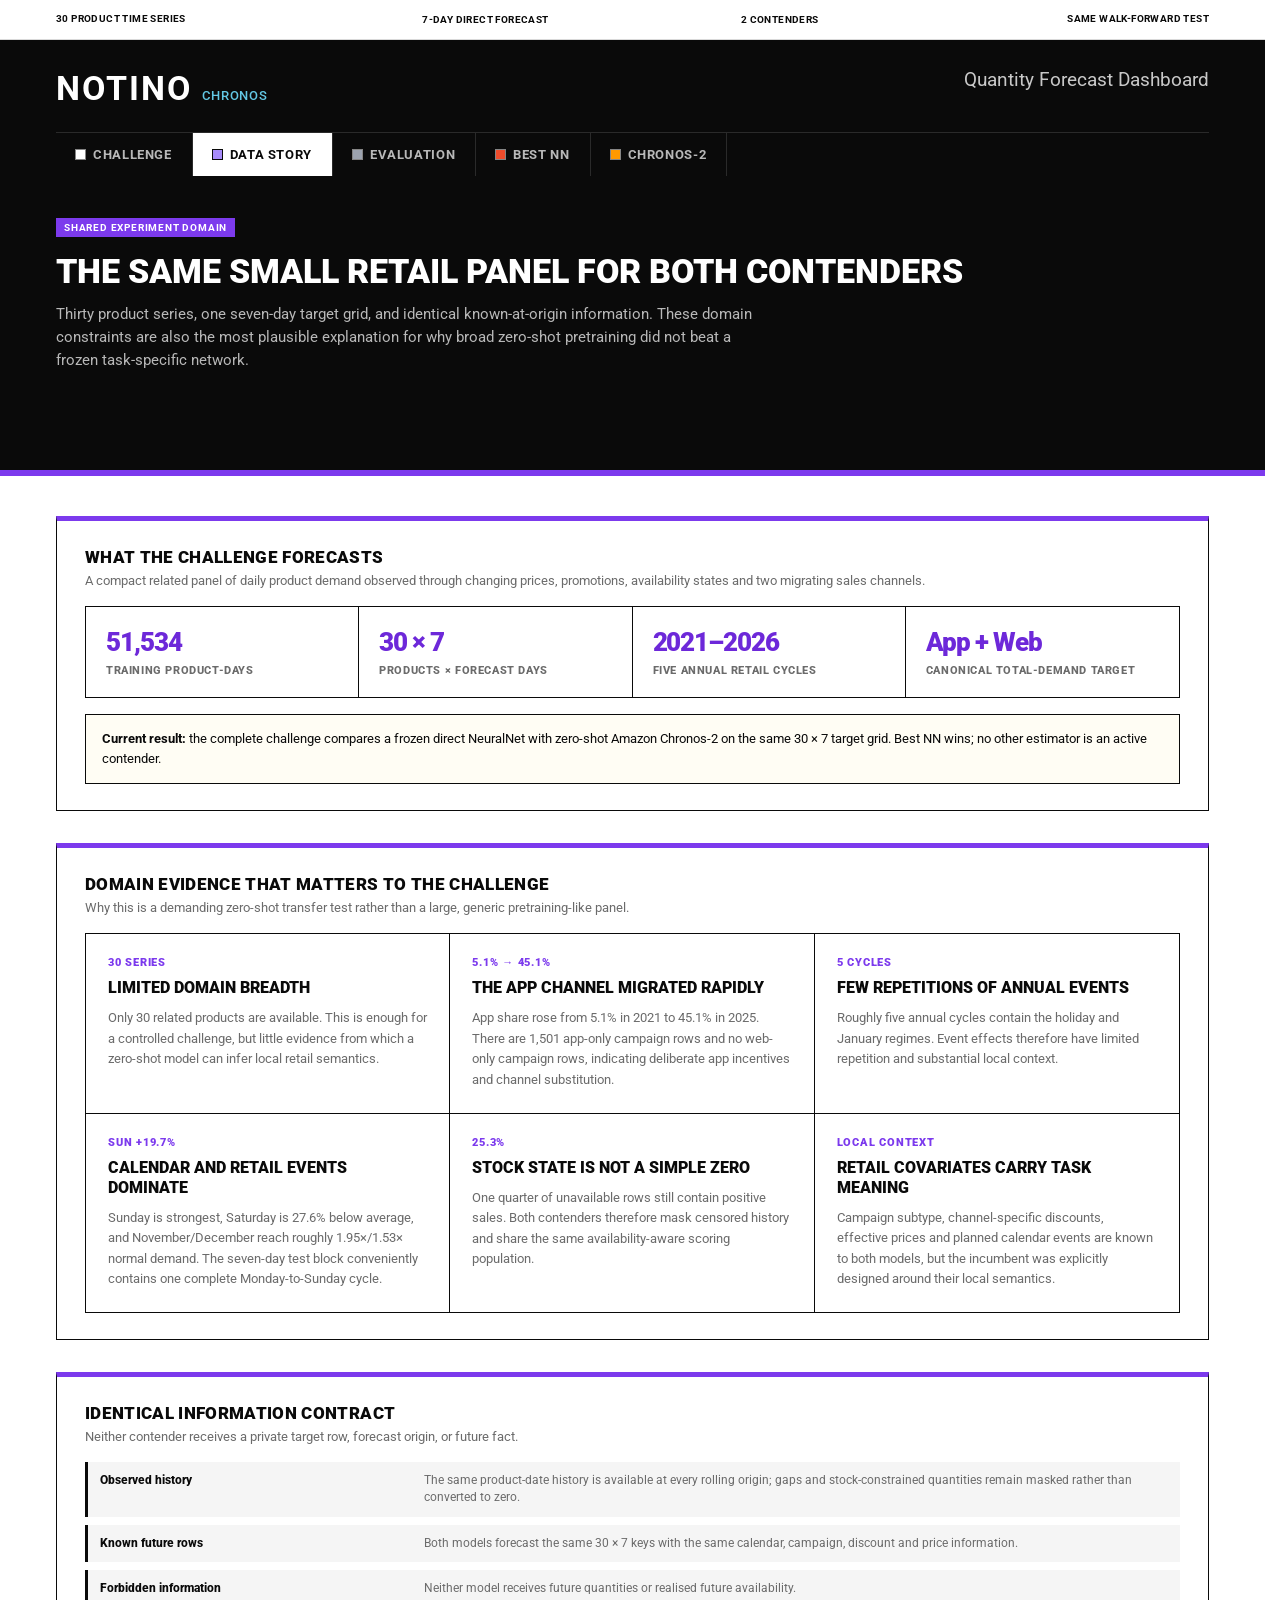
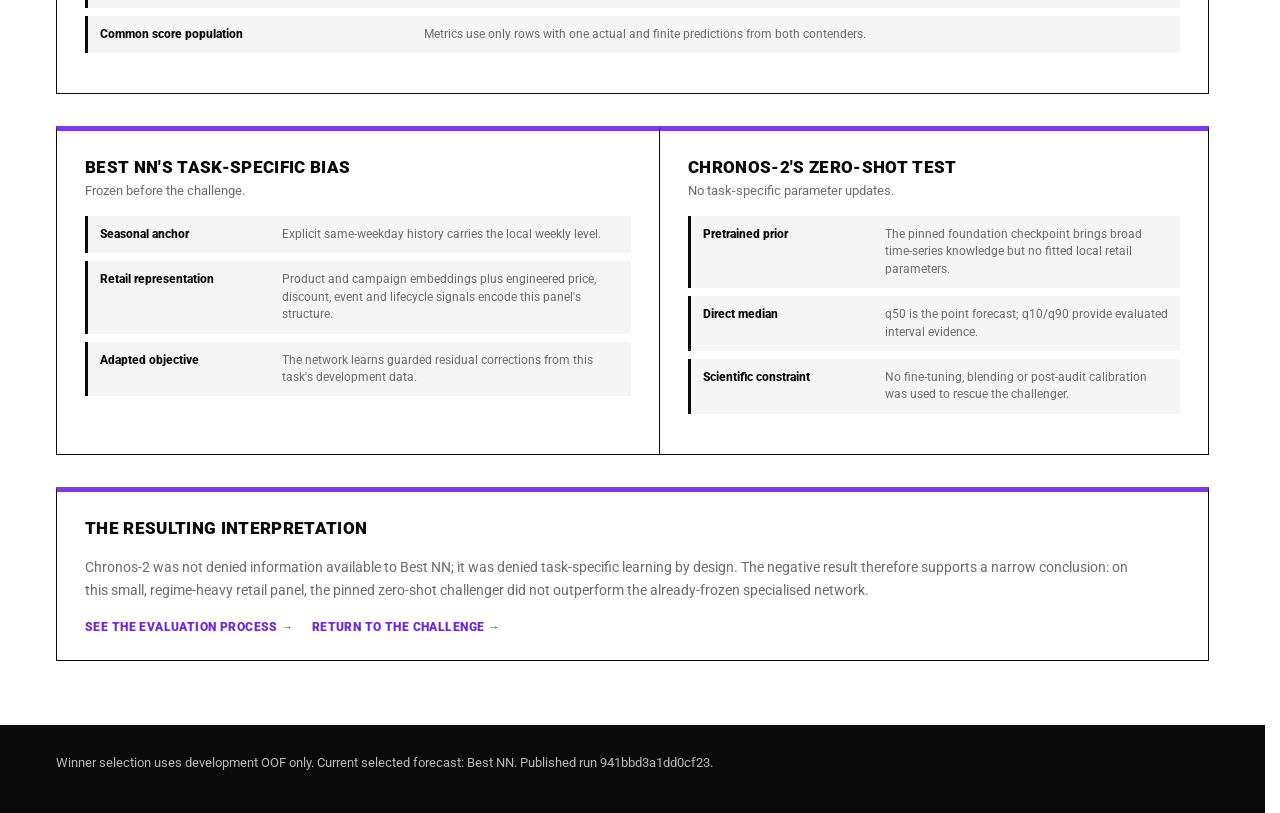
<file: docs/dataset.html>
<!DOCTYPE html>
<html lang="en-GB">
<head>
  <meta charset="UTF-8" />
  <meta name="viewport" content="width=device-width, initial-scale=1.0" />
  <title>NOTINO - chronos</title>
  <link rel="icon" href="./favicon.svg" type="image/svg+xml" />
  <link rel="stylesheet" href="./styles.css?v=chronos-7" />
</head>
<body>
  <div class="bg-glow"></div>

  <div class="promo-bar">
    <a class="promo-dataset-link" data-dataset-link href="./dataset.html">30 Product Time Series</a>
    <span id="promo-strategy">7-Day Direct Forecast</span>
    <span id="promo-model-count">2 Contenders</span>
    <a class="promo-evaluation-link" data-evaluation-link href="./evaluation.html">Same Walk-Forward Test</a>
  </div>

  <header class="hero">
    <div class="hero-top">
      <div class="brand">
        <span class="brand-logo">NOTINO</span>
        <span class="brand-tagline">CHRONOS</span>
      </div>
      <div class="hero-title-block">
        <h1>Quantity Forecast Dashboard</h1>
      </div>
    </div>
    <nav class="site-nav" id="site-nav" aria-label="Forecast assignment sections"></nav>
  </header>

  <header class="description-strip model-hero dataset-hero" style="--mc:#7c3aed">
    <span class="model-badge">Shared experiment domain</span>
    <h1>The same small retail panel for both contenders</h1>
    <p class="blurb">Thirty product series, one seven-day target grid, and identical known-at-origin information. These domain constraints are also the most plausible explanation for why broad zero-shot pretraining did not beat a frozen task-specific network.</p>
  </header>

  <main id="app">
    <section class="panel dataset-story-panel">
      <div class="panel-header">
        <h2>What the challenge forecasts</h2>
        <p>A compact related panel of daily product demand observed through changing prices, promotions, availability states and two migrating sales channels.</p>
      </div>
      <div class="dataset-stat-grid">
        <article><strong>51,534</strong><span>training product-days</span></article>
        <article><strong>30 × 7</strong><span>products × forecast days</span></article>
        <article><strong>2021–2026</strong><span>five annual retail cycles</span></article>
        <article><strong>App + Web</strong><span>canonical total-demand target</span></article>
      </div>
      <div class="diagnostic-note dataset-current-note" id="dataset-current-note"></div>
    </section>

    <section class="panel dataset-facts-panel">
      <div class="panel-header">
        <h2>Domain evidence that matters to the challenge</h2>
        <p>Why this is a demanding zero-shot transfer test rather than a large, generic pretraining-like panel.</p>
      </div>
      <div class="dataset-fact-grid">
        <article class="dataset-fact-card">
          <span class="dataset-fact-number">30 series</span>
          <h3>Limited domain breadth</h3>
          <p>Only 30 related products are available. This is enough for a controlled challenge, but little evidence from which a zero-shot model can infer local retail semantics.</p>
        </article>
        <article class="dataset-fact-card">
          <span class="dataset-fact-number">5.1% → 45.1%</span>
          <h3>The app channel migrated rapidly</h3>
          <p>App share rose from 5.1% in 2021 to 45.1% in 2025. There are 1,501 app-only campaign rows and no web-only campaign rows, indicating deliberate app incentives and channel substitution.</p>
        </article>
        <article class="dataset-fact-card">
          <span class="dataset-fact-number">5 cycles</span>
          <h3>Few repetitions of annual events</h3>
          <p>Roughly five annual cycles contain the holiday and January regimes. Event effects therefore have limited repetition and substantial local context.</p>
        </article>
        <article class="dataset-fact-card">
          <span class="dataset-fact-number">Sun +19.7%</span>
          <h3>Calendar and retail events dominate</h3>
          <p>Sunday is strongest, Saturday is 27.6% below average, and November/December reach roughly 1.95×/1.53× normal demand. The seven-day test block conveniently contains one complete Monday-to-Sunday cycle.</p>
        </article>
        <article class="dataset-fact-card">
          <span class="dataset-fact-number">25.3%</span>
          <h3>Stock state is not a simple zero</h3>
          <p>One quarter of unavailable rows still contain positive sales. Both contenders therefore mask censored history and share the same availability-aware scoring population.</p>
        </article>
        <article class="dataset-fact-card">
          <span class="dataset-fact-number">Local context</span>
          <h3>Retail covariates carry task meaning</h3>
          <p>Campaign subtype, channel-specific discounts, effective prices and planned calendar events are known to both models, but the incumbent was explicitly designed around their local semantics.</p>
        </article>
      </div>
    </section>

    <section class="panel dataset-method-panel">
      <div class="panel-header">
        <h2>Identical information contract</h2>
        <p>Neither contender receives a private target row, forecast origin, or future fact.</p>
      </div>
      <div class="definition-list">
        <div class="definition-item"><strong>Observed history</strong><span>The same product-date history is available at every rolling origin; gaps and stock-constrained quantities remain masked rather than converted to zero.</span></div>
        <div class="definition-item"><strong>Known future rows</strong><span>Both models forecast the same 30 × 7 keys with the same calendar, campaign, discount and price information.</span></div>
        <div class="definition-item"><strong>Forbidden information</strong><span>Neither model receives future quantities or realised future availability.</span></div>
        <div class="definition-item"><strong>Common score population</strong><span>Metrics use only rows with one actual and finite predictions from both contenders.</span></div>
      </div>
    </section>

    <section class="panel-grid dataset-two-column-grid">
      <section class="panel dataset-method-panel">
        <div class="panel-header"><h2>Best NN's task-specific bias</h2><p>Frozen before the challenge.</p></div>
        <div class="definition-list">
          <div class="definition-item"><strong>Seasonal anchor</strong><span>Explicit same-weekday history carries the local weekly level.</span></div>
          <div class="definition-item"><strong>Retail representation</strong><span>Product and campaign embeddings plus engineered price, discount, event and lifecycle signals encode this panel's structure.</span></div>
          <div class="definition-item"><strong>Adapted objective</strong><span>The network learns guarded residual corrections from this task's development data.</span></div>
        </div>
      </section>
      <section class="panel dataset-method-panel">
        <div class="panel-header"><h2>Chronos-2's zero-shot test</h2><p>No task-specific parameter updates.</p></div>
        <div class="definition-list">
          <div class="definition-item"><strong>Pretrained prior</strong><span>The pinned foundation checkpoint brings broad time-series knowledge but no fitted local retail parameters.</span></div>
          <div class="definition-item"><strong>Direct median</strong><span>q50 is the point forecast; q10/q90 provide evaluated interval evidence.</span></div>
          <div class="definition-item"><strong>Scientific constraint</strong><span>No fine-tuning, blending or post-audit calibration was used to rescue the challenger.</span></div>
        </div>
      </section>
    </section>

    <section class="panel dataset-method-panel dataset-closing-panel">
      <div class="panel-header">
        <h2>The resulting interpretation</h2>
      </div>
      <p class="dataset-closing-copy">Chronos-2 was not denied information available to Best NN; it was denied task-specific learning by design. The negative result therefore supports a narrow conclusion: on this small, regime-heavy retail panel, the pinned zero-shot challenger did not outperform the already-frozen specialised network.</p>
      <div class="dataset-page-links">
        <a href="./evaluation.html" data-evaluation-link>See the evaluation process →</a>
        <a href="./index.html" data-overview-link>Return to the challenge →</a>
      </div>
    </section>
  </main>

  <footer>
    <p id="footer-method-text">Loading canonical forecasting method…</p>
  </footer>

  <script>window.STATIC_DASHBOARD = true;</script>
  <script src="./common.js?v=chronos-5"></script>
  <script src="./dataset.js?v=chronos-4"></script>
</body>
</html>
</file>
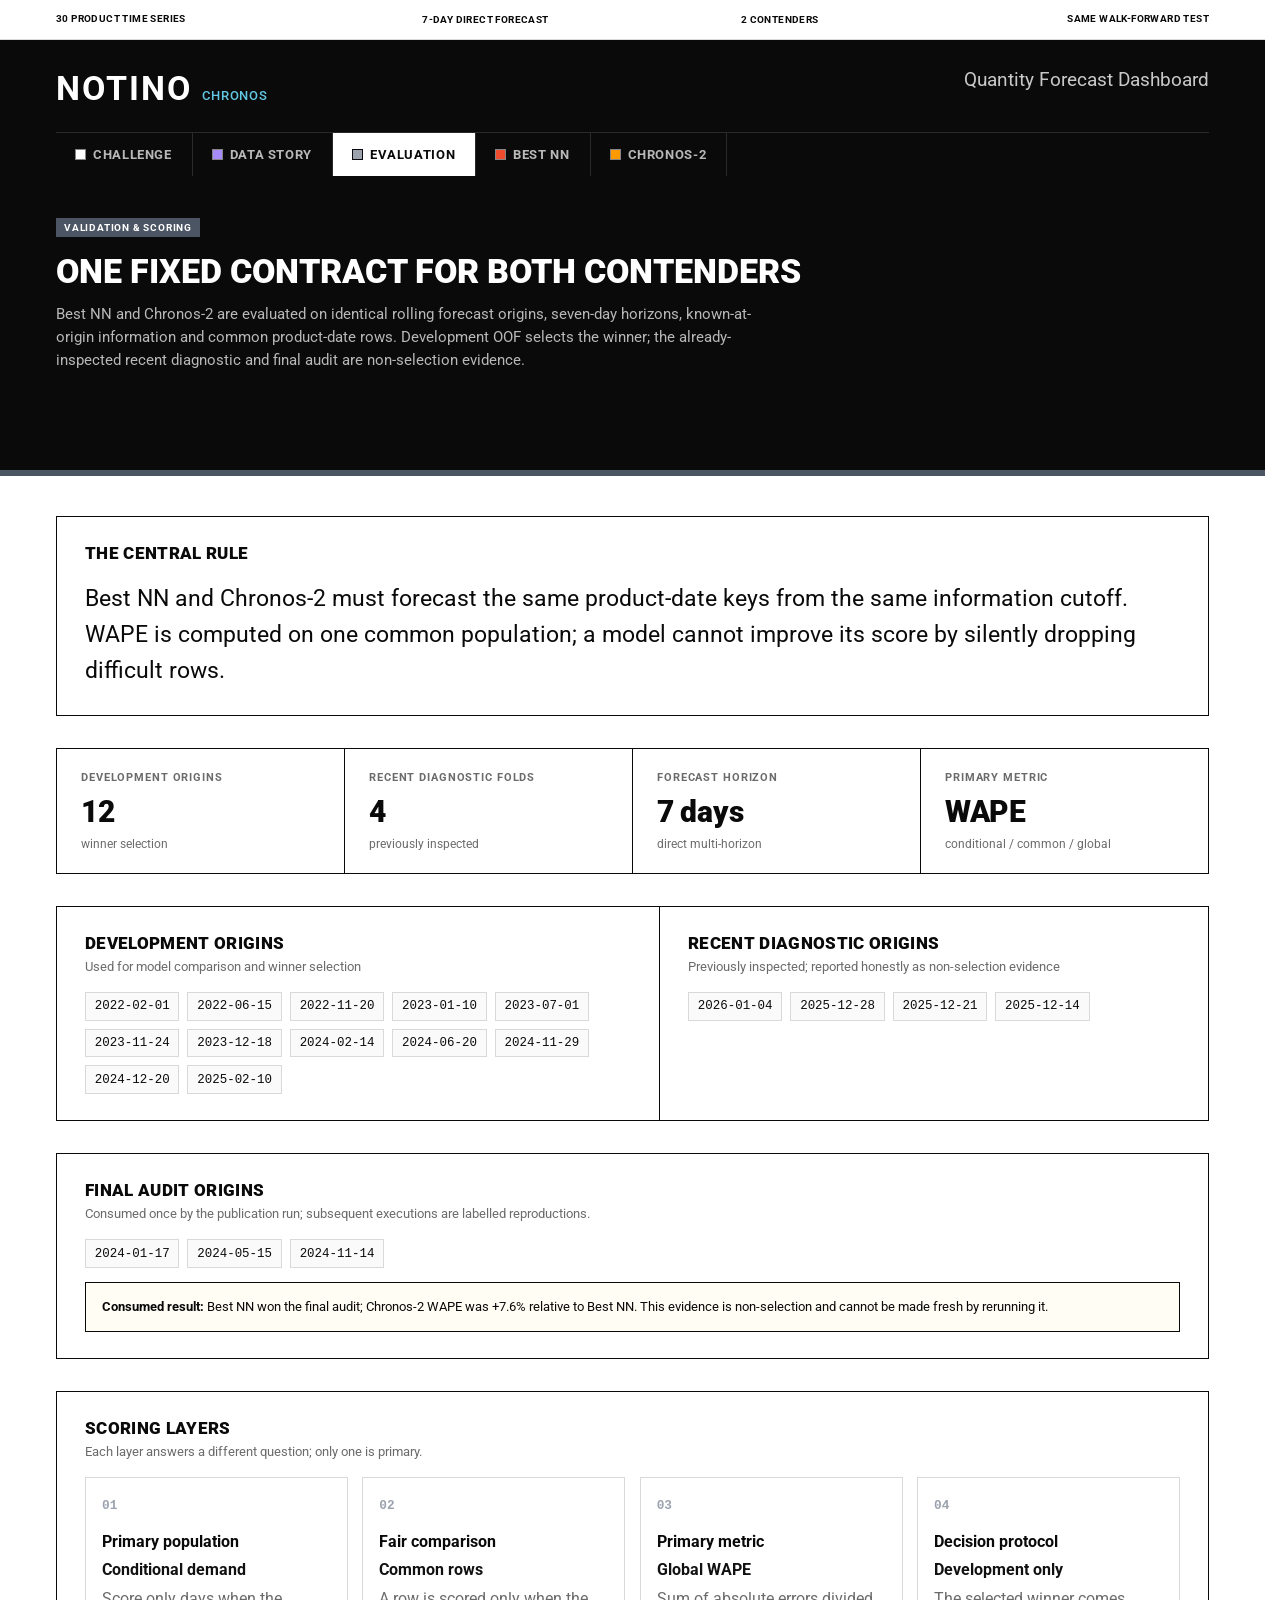
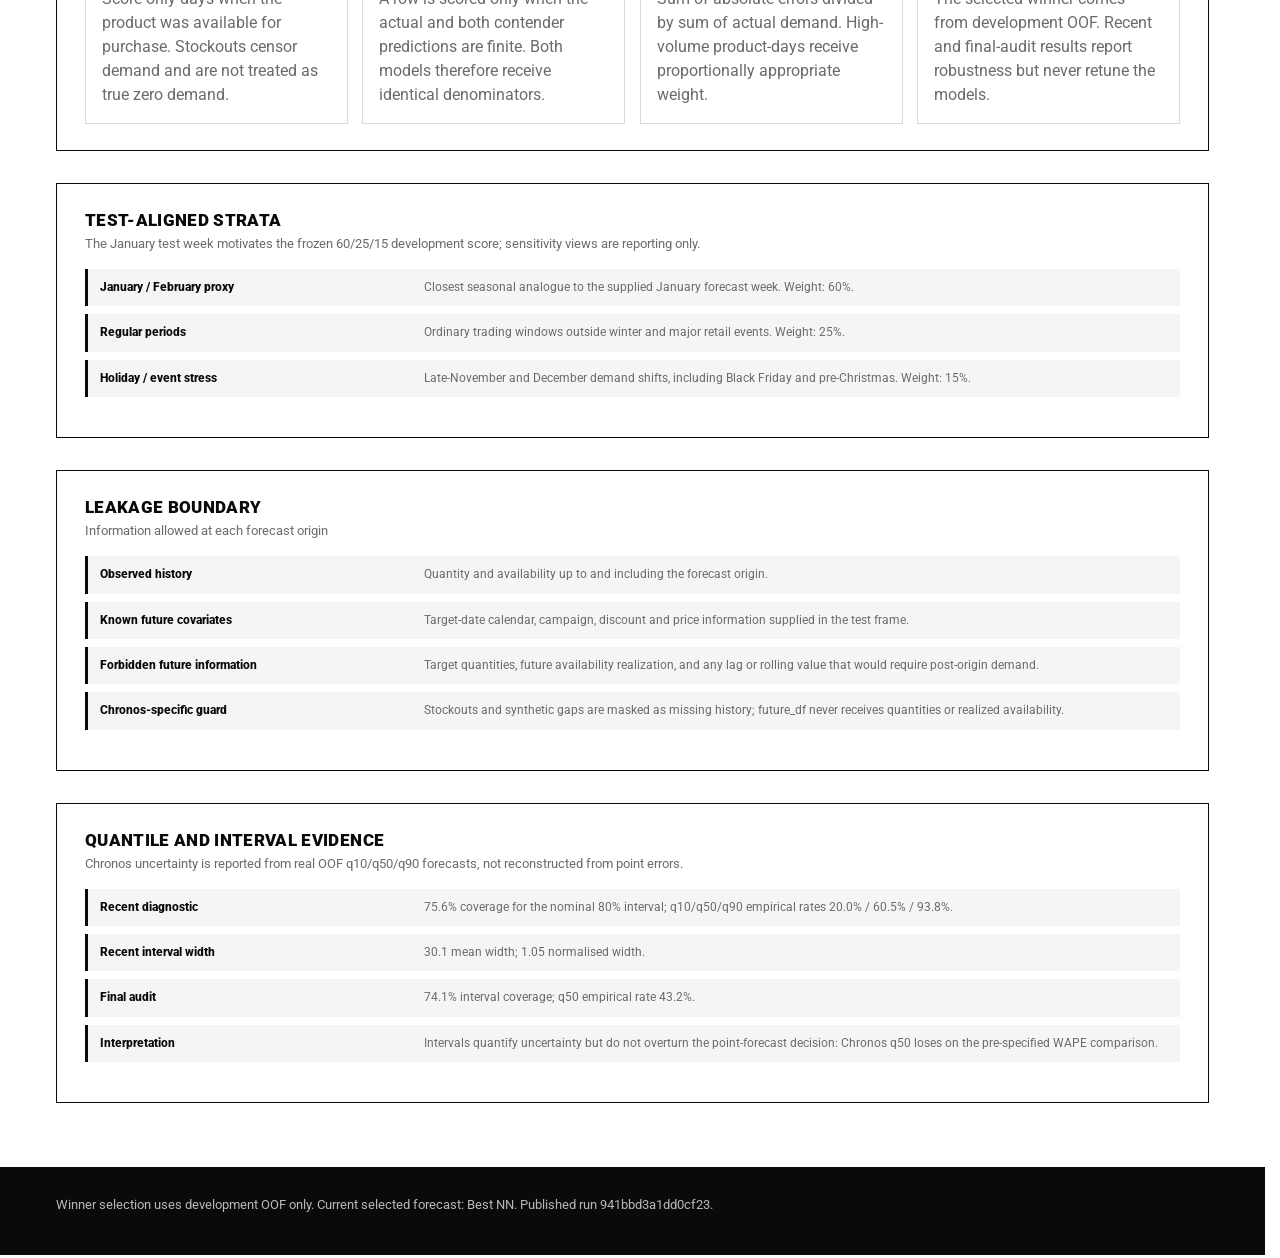
<file: docs/evaluation.html>
<!DOCTYPE html>
<html lang="en-GB">
<head>
  <meta charset="UTF-8" />
  <meta name="viewport" content="width=device-width, initial-scale=1.0" />
  <title>NOTINO - chronos</title>
  <link rel="icon" href="./favicon.svg" type="image/svg+xml" />
  <link rel="stylesheet" href="./styles.css?v=chronos-7" />
</head>
<body>
  <div class="bg-glow"></div>
  <div class="promo-bar">
    <a class="promo-dataset-link" data-dataset-link href="./dataset.html">30 Product Time Series</a>
    <span id="promo-strategy">7-Day Direct Forecast</span>
    <span id="promo-model-count">2 Contenders</span>
    <a class="promo-evaluation-link" data-evaluation-link href="./evaluation.html">Same Walk-Forward Test</a>
  </div>

  <header class="hero">
    <div class="hero-top">
      <div class="brand">
        <span class="brand-logo">NOTINO</span>
        <span class="brand-tagline">CHRONOS</span>
      </div>
      <div class="hero-title-block"><h1>Quantity Forecast Dashboard</h1></div>
    </div>
    <nav class="site-nav" id="site-nav" aria-label="Forecast assignment sections"></nav>
  </header>

  <header class="description-strip model-hero evaluation-hero" style="--mc:#4b5563">
    <span class="model-badge">Validation &amp; scoring</span>
    <h1>One fixed contract for both contenders</h1>
    <p class="blurb">Best NN and Chronos-2 are evaluated on identical rolling forecast origins, seven-day horizons, known-at-origin information and common product-date rows. Development OOF selects the winner; the already-inspected recent diagnostic and final audit are non-selection evidence.</p>
  </header>

  <main id="app">
    <section class="panel evaluation-lead">
      <div class="panel-header"><h2>The central rule</h2></div>
      <p class="lead-copy">Best NN and Chronos-2 must forecast the same product-date keys from the same information cutoff. WAPE is computed on one common population; a model cannot improve its score by silently dropping difficult rows.</p>
    </section>

    <section class="kpi-grid" id="evaluation-kpis"></section>

    <section class="panel-grid">
      <section class="panel">
        <div class="panel-header"><h2>Development origins</h2><p>Used for model comparison and winner selection</p></div>
        <div class="origin-list" id="development-origins"></div>
      </section>
      <section class="panel">
        <div class="panel-header"><h2>Recent diagnostic origins</h2><p>Previously inspected; reported honestly as non-selection evidence</p></div>
        <div class="origin-list" id="benchmark-origins"></div>
      </section>
    </section>

    <section class="panel">
      <div class="panel-header"><h2>Final audit origins</h2><p>Consumed once by the publication run; subsequent executions are labelled reproductions.</p></div>
      <div class="origin-list" id="audit-origins"></div>
      <div class="diagnostic-note" id="audit-result-note"></div>
    </section>

    <section class="panel">
      <div class="panel-header"><h2>Scoring layers</h2><p>Each layer answers a different question; only one is primary.</p></div>
      <div class="lineage-grid evaluation-grid">
        <article class="lineage-card"><span class="lineage-index">01</span><h3>Primary population</h3><strong>Conditional demand</strong><p>Score only days when the product was available for purchase. Stockouts censor demand and are not treated as true zero demand.</p></article>
        <article class="lineage-card"><span class="lineage-index">02</span><h3>Fair comparison</h3><strong>Common rows</strong><p>A row is scored only when the actual and both contender predictions are finite. Both models therefore receive identical denominators.</p></article>
        <article class="lineage-card"><span class="lineage-index">03</span><h3>Primary metric</h3><strong>Global WAPE</strong><p>Sum of absolute errors divided by sum of actual demand. High-volume product-days receive proportionally appropriate weight.</p></article>
        <article class="lineage-card"><span class="lineage-index">04</span><h3>Decision protocol</h3><strong>Development only</strong><p>The selected winner comes from development OOF. Recent and final-audit results report robustness but never retune the models.</p></article>
      </div>
    </section>

    <section class="panel">
      <div class="panel-header"><h2>Test-aligned strata</h2><p>The January test week motivates the frozen 60/25/15 development score; sensitivity views are reporting only.</p></div>
      <div class="definition-list" id="strata-list"></div>
    </section>

    <section class="panel">
      <div class="panel-header"><h2>Leakage boundary</h2><p>Information allowed at each forecast origin</p></div>
      <div class="definition-list">
        <div class="definition-item"><strong>Observed history</strong><span>Quantity and availability up to and including the forecast origin.</span></div>
        <div class="definition-item"><strong>Known future covariates</strong><span>Target-date calendar, campaign, discount and price information supplied in the test frame.</span></div>
        <div class="definition-item"><strong>Forbidden future information</strong><span>Target quantities, future availability realization, and any lag or rolling value that would require post-origin demand.</span></div>
        <div class="definition-item"><strong>Chronos-specific guard</strong><span>Stockouts and synthetic gaps are masked as missing history; future_df never receives quantities or realized availability.</span></div>
      </div>
    </section>

    <section class="panel">
      <div class="panel-header"><h2>Quantile and interval evidence</h2><p>Chronos uncertainty is reported from real OOF q10/q50/q90 forecasts, not reconstructed from point errors.</p></div>
      <div class="definition-list" id="evaluation-probability"></div>
    </section>
  </main>

  <footer><p id="footer-method-text">Loading challenge method…</p></footer>
  <script>window.STATIC_DASHBOARD = true;</script>
  <script src="./common.js?v=chronos-5"></script>
  <script src="./evaluation.js?v=chronos-4"></script>
</body>
</html>
</file>
<file: docs/styles.css>
@import url("https://fonts.googleapis.com/css2?family=Roboto:wght@400;500;700;900&display=swap");

:root {
  --color-background: #ffffff;
  --color-ink: #0a0a0a;
  --color-surface: #f5f5f5;
  --color-muted: #6b6b6b;
  --color-line: #d9d9d9;
  --color-positive: #1a7a3c;
  --color-negative: #c62828;
  --color-chronos: #ff9900;
  --content-max: 1280px;
  --page-padding-inline: 56px;
  --description-strip-padding-block: 40px;
  --description-strip-border-width: 6px;
  --description-strip-min-height: 300px;
  --bg: var(--color-background);
  --ink: var(--color-ink);
  --panel: var(--color-background);
  --panel-border: var(--color-ink);
  --text: var(--color-ink);
  --text-dim: var(--color-muted);
  --hairline: var(--color-line);
  --surface: var(--color-surface);
  --good: var(--color-positive);
  --bad: var(--color-negative);
  --paper: var(--color-background);
  --muted: var(--color-muted);
  --line: var(--color-line);
  --radius: 0px;
}

* { box-sizing: border-box; }

html {
  min-height: 100%;
  overflow-y: scroll;
  scrollbar-gutter: stable;
}

body {
  margin: 0;
  font-family: "Roboto", -apple-system, BlinkMacSystemFont, "Segoe UI", Arial, sans-serif;
  background: var(--bg);
  color: var(--text);
  min-height: 100vh;
  position: relative;
  overflow-x: hidden;
}

.bg-glow { display: none; }

/* ---------------------------------------------------------------------- */
/* Promo bar (white stripe, like notino.cz's top promo strip)             */
/* ---------------------------------------------------------------------- */
.promo-bar {
  position: relative;
  z-index: 1;
  box-sizing: border-box;
  width: 100%;
  min-height: 40px;
  margin: 0;
  padding: 8px var(--page-padding-inline);
  display: grid;
  grid-template-columns: repeat(4, minmax(0, 1fr));
  align-items: center;
  column-gap: 24px;
  background: #fff;
  border-bottom: 1px solid var(--hairline);
  font-size: 10px;
  line-height: 1.2;
  font-weight: 700;
  text-transform: uppercase;
  letter-spacing: 0.04em;
  color: var(--text);
}

.promo-bar > * {
  min-width: 0;
  white-space: nowrap;
}

.promo-bar > :first-child {
  text-align: left;
}

.promo-bar > :nth-child(2),
.promo-bar > :nth-child(3) {
  text-align: center;
}

.promo-bar > :last-child {
  text-align: right;
}

@media (max-width: 840px) {
  .promo-bar {
    min-height: 57px;
    padding: 8px 24px;
    grid-template-columns: repeat(2, minmax(0, 1fr));
    column-gap: 24px;
    row-gap: 8px;
  }

  .promo-bar > :nth-child(odd) {
    text-align: left;
  }

  .promo-bar > :nth-child(even) {
    text-align: right;
  }
}

@media (max-width: 480px) {
  .promo-bar {
    min-height: 89px;
    grid-template-columns: minmax(0, 1fr);
    row-gap: 8px;
  }

  .promo-bar > :nth-child(n) {
    text-align: left;
  }
}

/* ---------------------------------------------------------------------- */
/* Hero / site header (black band, like Notino's header)                  */
/* ---------------------------------------------------------------------- */
header.hero {
  position: relative;
  z-index: 1;
  background: var(--ink);
  padding: 28px var(--page-padding-inline) 0;
}

.hero-top {
  display: flex;
  justify-content: space-between;
  align-items: flex-start;
  flex-wrap: wrap;
  gap: 24px;
  padding-bottom: 24px;
}

.brand { display: flex; align-items: baseline; gap: 10px; flex-wrap: wrap; }
.brand-logo {
  font-size: 34px;
  font-weight: 700;
  letter-spacing: 0.06em;
  color: #ffffff;
}
.brand-tagline {
  font-size: 12.5px;
  font-weight: 500;
  color: #63c8e5;
  text-transform: uppercase;
  letter-spacing: 0.06em;
}

.hero-title-block { text-align: right; }
.hero-title-block h1 {
  margin: 0;
  font-size: 19px;
  font-weight: 400;
  letter-spacing: 0;
  text-transform: none;
  color: #c8c8c8;
}

/* ---------------------------------------------------------------------- */
/* Nav (sits inside the black hero band, like notino.cz's category row)   */
/* ---------------------------------------------------------------------- */
nav.site-nav {
  position: relative;
  z-index: 2;
  display: flex;
  flex-wrap: wrap;
  gap: 0;
  border-top: 1px solid #2a2a2a;
}

.nav-pill {
  --pill-color: #ffffff;
  display: inline-flex;
  align-items: center;
  gap: 8px;
  padding: 14px 20px;
  border-radius: 0;
  border: none;
  border-right: 1px solid #2a2a2a;
  background: transparent;
  color: #b8b8b8;
  font-size: 12.5px;
  font-weight: 700;
  text-transform: uppercase;
  letter-spacing: 0.05em;
  text-decoration: none;
  transition: background 0.15s, color 0.15s;
}
.nav-pill::before {
  content: "";
  width: 9px;
  height: 9px;
  border-radius: 0;
  background: var(--pill-color);
  outline: 1px solid rgba(255, 255, 255, 0.5);
  flex: none;
}
.nav-pill:hover { color: #fff; background: #1c1c1c; }
.nav-pill.active {
  color: var(--ink);
  background: #fff;
}
.nav-pill.active::before { outline: 1px solid var(--ink); }

/* ---------------------------------------------------------------------- */
/* Comparison columns (overview page)                                      */
/* ---------------------------------------------------------------------- */
.columns-grid {
  display: grid;
  grid-template-columns: repeat(auto-fit, minmax(180px, 1fr));
  gap: 0;
  border: 1px solid var(--ink);
  border-right: none;
}

.model-column {
  --mc: #0a0a0a;
  background: #fff;
  border-right: 1px solid var(--ink);
  border-top: 6px solid var(--mc);
  border-radius: 0;
  padding: 22px 18px;
  display: flex;
  flex-direction: column;
  gap: 14px;
  text-decoration: none;
  color: var(--text);
  transition: background 0.15s;
}
.model-column:hover { background: var(--surface); }

.model-column-header { display: flex; flex-direction: column; gap: 6px; }
.model-badge {
  display: inline-flex;
  align-self: flex-start;
  font-size: 10px;
  font-weight: 700;
  text-transform: uppercase;
  letter-spacing: 0.08em;
  padding: 4px 8px;
  border-radius: 0;
  background: var(--mc);
  color: #fff;
}
.model-column-header h3 { margin: 0; font-size: 17px; font-weight: 900; text-transform: uppercase; }
.model-column-header span.source { font-size: 11.5px; color: var(--text-dim); }

.model-stat-row {
  display: flex;
  justify-content: space-between;
  font-size: 13px;
  padding: 7px 0;
  border-bottom: 1px solid var(--hairline);
}
.model-stat-row span:first-child { color: var(--text-dim); text-transform: uppercase; font-size: 11px; letter-spacing: 0.04em; }
.model-stat-row span:last-child { font-weight: 700; }

.model-column-cta {
  margin-top: auto;
  font-size: 12px;
  font-weight: 700;
  text-transform: uppercase;
  letter-spacing: 0.05em;
  color: var(--text);
  border-top: 1px solid var(--ink);
  padding-top: 12px;
}

/* ---------------------------------------------------------------------- */
/* Model detail page                                                      */
/* ---------------------------------------------------------------------- */
.description-strip {
  box-sizing: border-box;
  position: relative;
  z-index: 1;
  width: 100%;
  max-width: none;
  min-height: var(--description-strip-min-height);
  margin: 0;
  padding: var(--description-strip-padding-block) var(--page-padding-inline);
  border-radius: 0;
  background: var(--ink);
  border-bottom: var(--description-strip-border-width) solid var(--mc);
}
.description-strip .model-badge { margin-bottom: 14px; }
.description-strip h1 { margin: 0 0 12px; font-size: 34px; font-weight: 900; text-transform: uppercase; color: #fff; }
.description-strip p.blurb { margin: 0 0 18px; color: #b8b8b8; max-width: 700px; font-size: 14.5px; line-height: 1.6; }
.description-strip a.source-link {
  display: inline-flex;
  align-items: center;
  gap: 6px;
  font-size: 12.5px;
  font-weight: 700;
  text-transform: uppercase;
  letter-spacing: 0.05em;
  color: var(--ink);
  text-decoration: none;
  background: #fff;
  border: 1px solid #fff;
  padding: 10px 18px;
  border-radius: 0;
}
.description-strip a.source-link:hover { background: var(--mc); color: #fff; border-color: var(--mc); }

.kpi-value.model-accent { color: var(--mc); }

@media (max-width: 1100px) {
  .columns-grid { grid-template-columns: repeat(2, 1fr); border-right: 1px solid var(--ink); }
  .model-column { border-right: none; border-bottom: 1px solid var(--ink); }
}
@media (max-width: 600px) {
  .columns-grid { grid-template-columns: 1fr; }
}

main#app {
  position: relative;
  z-index: 1;
  max-width: var(--content-max);
  margin: 0 auto;
  padding: 40px 56px 64px;
  display: flex;
  flex-direction: column;
  gap: 32px;
}

.kpi-grid {
  display: grid;
  grid-template-columns: repeat(4, 1fr);
  gap: 0;
  border: 1px solid var(--ink);
  border-right: none;
}

.kpi-card {
  background: var(--panel);
  border-right: 1px solid var(--ink);
  border-radius: 0;
  padding: 22px 24px;
  min-height: 96px;
}

.kpi-card.skeleton { opacity: 0.4; animation: pulse 1.4s ease-in-out infinite; }
@keyframes pulse { 0%, 100% { opacity: 0.2; } 50% { opacity: 0.45; } }

.kpi-label { font-size: 11px; color: var(--text-dim); text-transform: uppercase; letter-spacing: 0.08em; margin: 0 0 10px; font-weight: 700; }
.kpi-value { font-size: 30px; font-weight: 900; margin: 0; letter-spacing: -0.01em; }
.kpi-value.good { color: var(--good); }
.kpi-sub { margin: 8px 0 0; font-size: 12px; color: var(--text-dim); }

.panel-grid {
  display: grid;
  grid-template-columns: 1.1fr 1fr;
  gap: 0;
}

.panel {
  background: var(--panel);
  border: 1px solid var(--ink);
  border-radius: 0;
  padding: 26px 28px;
}
.panel-grid .panel + .panel { border-left: none; }

.panel-header { margin-bottom: 18px; }
.panel-header.row { display: flex; align-items: flex-end; justify-content: space-between; gap: 16px; flex-wrap: wrap; }
.panel-header h2 { margin: 0 0 6px; font-size: 17px; font-weight: 900; text-transform: uppercase; letter-spacing: 0.02em; }
.panel-header p { margin: 0; font-size: 12.5px; color: var(--text-dim); }

.chart-wrap { position: relative; height: 260px; }
.chart-wrap.tall { height: 340px; }
.chart-wrap > canvas { width: 100% !important; height: 100% !important; }
.chart-data-error {
  margin: 0;
  padding: 18px;
  border: 1px solid var(--bad);
  color: var(--bad);
  font-size: 13px;
  font-weight: 700;
}

select {
  background: #fff;
  color: var(--text);
  border: 1px solid var(--ink);
  border-radius: 0;
  padding: 10px 14px;
  font-size: 13px;
  font-weight: 700;
  text-transform: uppercase;
  letter-spacing: 0.03em;
  cursor: pointer;
}

.table-wrap { overflow: auto; border-radius: 0; border: 1px solid var(--ink); }
.table-wrap.tall { max-height: 420px; }

table.data-table { width: 100%; border-collapse: collapse; font-size: 13px; }
table.data-table th, table.data-table td {
  padding: 11px 14px;
  text-align: right;
  border-bottom: 1px solid var(--hairline);
  white-space: nowrap;
}
table.data-table th:first-child, table.data-table td:first-child,
table.data-table th:nth-child(2), table.data-table td:nth-child(2) { text-align: left; }
table.data-table thead th {
  position: sticky;
  top: 0;
  background: var(--ink);
  color: #fff;
  font-weight: 700;
  text-transform: uppercase;
  font-size: 11px;
  letter-spacing: 0.06em;
  border-bottom: none;
}
table.data-table tbody tr:hover { background: var(--surface); }
td.model-cell { font-weight: 700; }

footer {
  position: relative;
  z-index: 1;
  background: var(--ink);
  padding: 28px 56px 40px;
  color: #b8b8b8;
  font-size: 12.5px;
  line-height: 1.6;
}
footer p { max-width: 1280px; margin: 0 auto; }

.evidence-grid {
  grid-template-columns: repeat(2, minmax(0, 1fr));
}

.provenance-value {
  overflow-wrap: anywhere;
  font-family: ui-monospace, SFMono-Regular, Menlo, monospace;
  font-size: 11px;
}

.interval-note {
  color: var(--text-dim);
  font-size: 12px;
}
footer a { color: #fff; }
footer code { background: #2a2a2a; color: #fff; padding: 2px 6px; border-radius: 0; }

@media (max-width: 900px) {
  :root { --page-padding-inline: 24px; }
  .kpi-grid { grid-template-columns: repeat(2, 1fr); }
  .panel-grid { grid-template-columns: 1fr; }
  .panel-grid .panel + .panel { border-left: 1px solid var(--ink); border-top: none; margin-top: -1px; }
  .hero-title-block { text-align: left; }
}


/* Strategy-aware dashboard controls */
.selection-strip {
  display: flex;
  align-items: center;
  justify-content: space-between;
  gap: 24px;
  padding: 18px 20px;
  border: 1px solid var(--ink);
  background: var(--surface);
  flex-wrap: wrap;
}

.selection-label {
  display: block;
  margin-bottom: 5px;
  color: var(--text-dim);
  font-size: 10px;
  font-weight: 700;
  letter-spacing: 0.08em;
  text-transform: uppercase;
}

.controls {
  display: flex;
  align-items: flex-end;
  justify-content: flex-end;
  gap: 12px;
  flex-wrap: wrap;
}

.control-group {
  display: flex;
  flex-direction: column;
  gap: 6px;
}

.control-group label,
.controls > label {
  color: var(--text-dim);
  font-size: 10px;
  font-weight: 700;
  letter-spacing: 0.08em;
  text-transform: uppercase;
}

select:disabled {
  cursor: default;
  opacity: 0.65;
  background: var(--surface);
}

.winner-badge {
  display: inline-block;
  min-width: 74px;
  padding: 4px 8px;
  border: 1px solid var(--ink);
  font-size: 10px;
  font-weight: 900;
  letter-spacing: 0.06em;
  text-align: center;
  text-transform: uppercase;
}

[hidden] { display: none !important; }

@media (max-width: 700px) {
  .selection-strip,
  .controls {
    align-items: stretch;
    flex-direction: column;
  }

  .control-group,
  .control-group select {
    width: 100%;
  }
}

/* Tier C5/C6 diagnostic presentation */
.compact-grid {
  grid-template-columns: minmax(280px, 0.75fr) minmax(420px, 1.25fr);
  gap: 20px;
}

.diagnostic-table-wrap {
  max-height: 440px;
}

.empty-state {
  padding: 24px;
  border: 1px dashed var(--hairline);
  color: var(--text-dim);
  font-size: 13px;
  line-height: 1.55;
  text-align: left;
}

.good-text { color: var(--good); font-weight: 700; }
.bad-text { color: var(--bad); font-weight: 700; }

.winner-badge.accepted {
  color: var(--good);
  border-color: var(--good);
  background: color-mix(in srgb, var(--good) 8%, white);
}

.winner-badge.rejected {
  color: var(--text-dim);
  border-color: var(--text-dim);
}

.selected-row {
  background: #fff7d6;
  font-weight: 700;
}

@media (max-width: 900px) {
  .compact-grid { grid-template-columns: 1fr; }
}

/* Dashboard explanation and explorer controls (dashboard tour v3) */
.selection-explanation {
  flex-basis: 100%;
  margin: 0;
  padding-top: 12px;
  border-top: 1px solid var(--hairline);
  color: var(--text-dim);
  font-size: 12.5px;
  line-height: 1.55;
}

.definition-list {
  display: grid;
  gap: 8px;
  margin: 0 0 14px;
}

.definition-item {
  display: grid;
  grid-template-columns: minmax(170px, 0.42fr) 1fr;
  gap: 12px;
  padding: 10px 12px;
  border-left: 3px solid var(--ink);
  background: var(--surface);
  font-size: 12px;
  line-height: 1.45;
}

.definition-item strong { font-weight: 800; }
.definition-item span { color: var(--text-dim); }

.diagnostic-note {
  margin-top: 14px;
  padding: 14px 16px;
  border: 1px solid var(--ink);
  background: #fffdf4;
  color: var(--text);
  font-size: 12.5px;
  line-height: 1.6;
}

.diagnostic-note.compact {
  margin: 0 0 14px;
  border-color: var(--hairline);
  background: var(--surface);
}

.explanatory-state p { margin: 0 0 10px; }
.explanatory-state p:last-child { margin-bottom: 0; }
.explanatory-state code {
  padding: 1px 4px;
  background: #ededed;
  color: var(--ink);
}

.table-intro {
  padding: 10px 12px;
  border-bottom: 1px solid var(--ink);
  background: var(--surface);
  font-size: 12px;
  line-height: 1.45;
}

.product-explorer-controls {
  align-items: flex-end;
}

.checkbox-control {
  display: inline-flex;
  min-height: 38px;
  align-items: center;
  gap: 8px;
  padding: 0 4px;
  color: var(--text);
  font-size: 12px;
  font-weight: 700;
  cursor: pointer;
  white-space: nowrap;
}

.checkbox-control input {
  width: 16px;
  height: 16px;
  margin: 0;
  accent-color: var(--ink);
}

.product-model-legend-row {
  display: flex;
  align-items: center;
  justify-content: center;
  gap: 10px;
  min-height: 28px;
  margin: -4px 0 8px;
  flex-wrap: wrap;
}

.product-model-legend {
  display: flex;
  align-items: center;
  justify-content: center;
  gap: 5px 12px;
  flex-wrap: wrap;
}

.product-model-legend-button {
  display: inline-flex;
  align-items: center;
  gap: 6px;
  padding: 3px 2px;
  border: 0;
  background: transparent;
  color: var(--text);
  font-size: 11px;
  font-weight: 700;
  line-height: 1.2;
  cursor: pointer;
}

.product-model-legend-button:hover,
.product-model-legend-button:focus-visible {
  text-decoration: underline;
  text-underline-offset: 3px;
}

.product-model-legend-button.is-hidden {
  opacity: 0.38;
}

.product-model-legend-swatch {
  width: 18px;
  height: 0;
  border-top: 2px dashed var(--model-color);
}

.product-model-actions {
  display: inline-flex;
  align-items: center;
  gap: 4px;
  padding-left: 10px;
  border-left: 1px solid var(--hairline);
}

.legend-action {
  min-height: 24px;
  padding: 4px 7px;
  border: 1px solid var(--ink);
  border-radius: 0;
  background: #fff;
  color: var(--ink);
  font-size: 8.5px;
  font-weight: 800;
  letter-spacing: 0.045em;
  line-height: 1;
  text-transform: uppercase;
  cursor: pointer;
}

.legend-action:hover,
.legend-action:focus-visible {
  background: var(--ink);
  color: #fff;
}

@media (max-width: 700px) {
  .definition-item { grid-template-columns: 1fr; }
  .product-explorer-controls { width: 100%; }
  .product-model-legend-row { justify-content: flex-start; }
  .product-model-legend { justify-content: flex-start; }
  .product-model-actions {
    width: 100%;
    padding-left: 0;
    border-left: 0;
  }
}

/* Keep all seven model cards on one desktop row without widening every panel. */
.model-comparison-panel {
  width: min(1480px, calc(100vw - 32px));
  align-self: center;
  padding-left: 22px;
  padding-right: 22px;
}

.model-comparison-panel .columns-grid {
  grid-template-columns: repeat(7, minmax(0, 1fr));
}

.model-comparison-panel .model-column {
  min-width: 0;
  padding-left: 14px;
  padding-right: 14px;
}

.model-comparison-panel .model-column-header h3 {
  font-size: 15px;
  white-space: nowrap;
}

@media (max-width: 1179px) {
  .model-comparison-panel {
    width: 100%;
    padding-left: 28px;
    padding-right: 28px;
  }

  .model-comparison-panel .columns-grid {
    grid-template-columns: repeat(auto-fit, minmax(180px, 1fr));
  }

  .model-comparison-panel .model-column {
    padding-left: 18px;
    padding-right: 18px;
  }

  .model-comparison-panel .model-column-header h3 {
    font-size: 17px;
    white-space: normal;
  }
}

@media (max-width: 1100px) {
  .model-comparison-panel .columns-grid {
    grid-template-columns: repeat(2, 1fr);
  }
}

@media (max-width: 600px) {
  .model-comparison-panel .columns-grid {
    grid-template-columns: 1fr;
  }
}

/* Model implementation explanations and canonical-grid alignment (tour v6) */
.model-method-panel {
  border-top: 5px solid var(--mc, var(--ink));
}

.model-method-list {
  margin-bottom: 0;
}

.model-method-item {
  grid-template-columns: minmax(190px, 0.28fr) 1fr;
  padding: 13px 14px;
  font-size: 13px;
  line-height: 1.58;
}

.model-method-item strong {
  color: var(--mc, var(--ink));
  text-transform: uppercase;
  letter-spacing: 0.035em;
}

#submission-table-wrap .submission-table {
  min-width: 980px;
  table-layout: fixed;
}

#submission-table-wrap .submission-product-column {
  width: 92px;
}

#submission-table-wrap .submission-table th,
#submission-table-wrap .submission-table td {
  text-align: right;
  font-variant-numeric: tabular-nums;
}

#submission-table-wrap .submission-table th:first-child,
#submission-table-wrap .submission-table td:first-child {
  text-align: left;
}

@media (max-width: 700px) {
  .model-method-item {
    grid-template-columns: 1fr;
  }
}

/* Evaluation methodology page and shared methodology navigation (tour v7) */
.promo-evaluation-link {
  color: inherit;
  text-decoration: none;
  border-bottom: 1px solid transparent;
}

.promo-evaluation-link:hover,
.promo-evaluation-link:focus-visible {
  border-bottom-color: currentColor;
}

.evaluation-hero {
  --mc: #4b5563;
}

.evaluation-distinction-panel {
  border-top: 5px solid #4b5563;
}

.evaluation-concept-grid {
  display: grid;
  grid-template-columns: repeat(2, minmax(0, 1fr));
  border: 1px solid var(--ink);
}

.evaluation-concept-card {
  padding: 24px;
  min-width: 0;
}

.evaluation-concept-card + .evaluation-concept-card {
  border-left: 1px solid var(--ink);
}

.evaluation-concept-kicker,
.evaluation-stage-badge {
  display: block;
  margin-bottom: 8px;
  color: var(--text-dim);
  font-size: 10.5px;
  font-weight: 900;
  letter-spacing: 0.07em;
  text-transform: uppercase;
}

.evaluation-concept-card h3,
.evaluation-stage-card h2 {
  margin: 0 0 10px;
  font-size: 18px;
  font-weight: 900;
  text-transform: uppercase;
}

.evaluation-concept-card p,
.evaluation-stage-card p {
  margin: 0;
  color: var(--text-dim);
  font-size: 13px;
  line-height: 1.65;
}

.evaluation-current-note {
  margin-top: 16px;
}

.evaluation-method-panel {
  border-top: 5px solid #4b5563;
}

.evaluation-step-list,
.evaluation-method-panel .definition-list {
  margin-bottom: 0;
}

.evaluation-step-item {
  grid-template-columns: minmax(210px, 0.3fr) 1fr;
  padding: 13px 14px;
  font-size: 13px;
  line-height: 1.58;
}

.evaluation-step-item strong {
  color: #374151;
  text-transform: uppercase;
  letter-spacing: 0.035em;
}

.evaluation-stage-grid {
  display: grid;
  grid-template-columns: repeat(4, minmax(0, 1fr));
  border: 1px solid var(--ink);
}

.evaluation-stage-card {
  display: flex;
  flex-direction: column;
  min-width: 0;
  padding: 22px;
  border-right: 1px solid var(--ink);
}

.evaluation-stage-card:last-child {
  border-right: 0;
}

.evaluation-stage-card > strong {
  margin-bottom: 10px;
  font-size: 12px;
  text-transform: uppercase;
}

.evaluation-stage-detail {
  margin-top: auto;
  padding-top: 18px;
  color: var(--ink);
  font-size: 12px;
  font-weight: 800;
}

.evaluation-two-column-grid {
  align-items: stretch;
}

.evaluation-two-column-grid > .panel {
  height: 100%;
}

.metric-glossary-grid {
  display: grid;
  grid-template-columns: repeat(3, minmax(0, 1fr));
  border: 1px solid var(--ink);
}

.metric-glossary-grid article {
  display: flex;
  flex-direction: column;
  gap: 8px;
  padding: 18px;
  border-right: 1px solid var(--ink);
  border-bottom: 1px solid var(--ink);
}

.metric-glossary-grid article:nth-child(3n) {
  border-right: 0;
}

.metric-glossary-grid article:nth-last-child(-n + 3) {
  border-bottom: 0;
}

.metric-glossary-grid strong {
  font-size: 13px;
  text-transform: uppercase;
}

.metric-glossary-grid span {
  color: var(--text-dim);
  font-size: 12.5px;
  line-height: 1.55;
}

.model-evaluation-link {
  display: inline-flex;
  margin-top: 14px;
  color: var(--mc, var(--ink));
  font-size: 12px;
  font-weight: 900;
  letter-spacing: 0.035em;
  text-decoration: none;
  text-transform: uppercase;
}

.model-evaluation-link:hover,
.model-evaluation-link:focus-visible {
  text-decoration: underline;
}

@media (max-width: 1100px) {
  .evaluation-stage-grid {
    grid-template-columns: repeat(2, minmax(0, 1fr));
  }

  .evaluation-stage-card:nth-child(2) {
    border-right: 0;
  }

  .evaluation-stage-card:nth-child(-n + 2) {
    border-bottom: 1px solid var(--ink);
  }
}

@media (max-width: 760px) {
  .evaluation-concept-grid,
  .evaluation-stage-grid,
  .metric-glossary-grid {
    grid-template-columns: 1fr;
  }

  .evaluation-concept-card + .evaluation-concept-card {
    border-left: 0;
    border-top: 1px solid var(--ink);
  }

  .evaluation-stage-card,
  .evaluation-stage-card:nth-child(2),
  .metric-glossary-grid article,
  .metric-glossary-grid article:nth-child(3n) {
    border-right: 0;
  }

  .evaluation-stage-card:not(:last-child),
  .metric-glossary-grid article:not(:last-child) {
    border-bottom: 1px solid var(--ink);
  }

  .evaluation-step-item {
    grid-template-columns: 1fr;
  }
}

/* Dataset story and decision rationale (tour v8) */
.promo-dataset-link,
.promo-evaluation-link {
  color: inherit;
  text-decoration: none;
  border-bottom: 1px solid transparent;
}

.promo-dataset-link:hover,
.promo-dataset-link:focus-visible,
.promo-evaluation-link:hover,
.promo-evaluation-link:focus-visible {
  border-bottom-color: currentColor;
}

.dataset-hero {
  --mc: #7c3aed;
}

.dataset-story-panel,
.dataset-facts-panel,
.dataset-trail-panel,
.dataset-method-panel {
  border-top: 5px solid #7c3aed;
}

.dataset-stat-grid {
  display: grid;
  grid-template-columns: repeat(4, minmax(0, 1fr));
  border: 1px solid var(--ink);
}

.dataset-stat-grid article {
  display: flex;
  min-width: 0;
  flex-direction: column;
  gap: 7px;
  padding: 20px;
  border-right: 1px solid var(--ink);
}

.dataset-stat-grid article:last-child {
  border-right: 0;
}

.dataset-stat-grid strong {
  color: #6d28d9;
  font-size: clamp(20px, 2vw, 30px);
  font-weight: 900;
  letter-spacing: -0.04em;
}

.dataset-stat-grid span {
  color: var(--text-dim);
  font-size: 11px;
  font-weight: 800;
  letter-spacing: 0.055em;
  text-transform: uppercase;
}

.dataset-current-note {
  margin-top: 16px;
}

.dataset-fact-grid {
  display: grid;
  grid-template-columns: repeat(3, minmax(0, 1fr));
  border: 1px solid var(--ink);
}

.dataset-fact-card {
  min-width: 0;
  padding: 22px;
  border-right: 1px solid var(--ink);
  border-bottom: 1px solid var(--ink);
}

.dataset-fact-card:nth-child(3n) {
  border-right: 0;
}

.dataset-fact-card:nth-last-child(-n + 3) {
  border-bottom: 0;
}

.dataset-fact-number,
.dataset-decision-badge {
  display: block;
  margin-bottom: 9px;
  color: #7c3aed;
  font-size: 11px;
  font-weight: 900;
  letter-spacing: 0.07em;
  text-transform: uppercase;
}

.dataset-fact-card h3,
.dataset-decision-card h3 {
  margin: 0 0 10px;
  font-size: 16px;
  font-weight: 900;
  line-height: 1.25;
  text-transform: uppercase;
}

.dataset-fact-card p,
.dataset-decision-card p,
.dataset-closing-copy {
  margin: 0;
  color: var(--text-dim);
  font-size: 12.5px;
  line-height: 1.65;
}

.dataset-decision-trail {
  display: grid;
  grid-template-columns: repeat(3, minmax(0, 1fr));
  border: 1px solid var(--ink);
}

.dataset-decision-card {
  display: flex;
  min-width: 0;
  flex-direction: column;
  padding: 22px;
  border-right: 1px solid var(--ink);
  border-bottom: 1px solid var(--ink);
}

.dataset-decision-card:nth-child(3n) {
  border-right: 0;
}

.dataset-decision-card:nth-last-child(-n + 3) {
  border-bottom: 0;
}

.dataset-decision-card > strong {
  margin-top: auto;
  padding-top: 18px;
  color: var(--ink);
  font-size: 11.5px;
  line-height: 1.45;
  text-transform: uppercase;
}

.dataset-response-list {
  margin-bottom: 0;
}

.dataset-response-item {
  grid-template-columns: minmax(220px, 0.32fr) 1fr;
  padding: 13px 14px;
  border-left-color: #7c3aed;
  font-size: 13px;
  line-height: 1.58;
}

.dataset-response-item strong {
  color: #6d28d9;
  text-transform: uppercase;
  letter-spacing: 0.035em;
}

.dataset-two-column-grid {
  align-items: stretch;
}

.dataset-two-column-grid > .panel {
  height: 100%;
}

.dataset-closing-panel {
  text-align: left;
}

.dataset-closing-copy {
  max-width: 1050px;
  font-size: 14px;
}

.dataset-page-links,
.model-method-links {
  display: flex;
  gap: 18px;
  flex-wrap: wrap;
  margin-top: 18px;
}

.dataset-page-links a,
.model-method-links .model-evaluation-link {
  color: #6d28d9;
  font-size: 12px;
  font-weight: 900;
  letter-spacing: 0.035em;
  text-decoration: none;
  text-transform: uppercase;
}

.dataset-page-links a:hover,
.dataset-page-links a:focus-visible,
.model-method-links .model-evaluation-link:hover,
.model-method-links .model-evaluation-link:focus-visible {
  text-decoration: underline;
}

.evaluation-current-note a {
  color: #374151;
  font-weight: 800;
}

@media (max-width: 1000px) {
  .dataset-stat-grid,
  .dataset-fact-grid,
  .dataset-decision-trail {
    grid-template-columns: repeat(2, minmax(0, 1fr));
  }

  .dataset-stat-grid article:nth-child(2),
  .dataset-fact-card:nth-child(2n),
  .dataset-decision-card:nth-child(2n) {
    border-right: 0;
  }

  .dataset-stat-grid article:nth-child(-n + 2),
  .dataset-fact-card:nth-child(-n + 4),
  .dataset-decision-card:nth-child(-n + 4) {
    border-bottom: 1px solid var(--ink);
  }

  .dataset-stat-grid article:nth-child(3),
  .dataset-fact-card:nth-child(3),
  .dataset-decision-card:nth-child(3) {
    border-right: 1px solid var(--ink);
  }
}

@media (max-width: 700px) {
  .dataset-stat-grid,
  .dataset-fact-grid,
  .dataset-decision-trail {
    grid-template-columns: 1fr;
  }

  .dataset-stat-grid article,
  .dataset-stat-grid article:nth-child(2),
  .dataset-stat-grid article:nth-child(3),
  .dataset-fact-card,
  .dataset-fact-card:nth-child(2n),
  .dataset-fact-card:nth-child(3),
  .dataset-decision-card,
  .dataset-decision-card:nth-child(2n),
  .dataset-decision-card:nth-child(3) {
    border-right: 0;
  }

  .dataset-stat-grid article:not(:last-child),
  .dataset-fact-card:not(:last-child),
  .dataset-decision-card:not(:last-child) {
    border-bottom: 1px solid var(--ink);
  }

  .dataset-response-item {
    grid-template-columns: 1fr;
  }

  .dataset-page-links,
  .model-method-links {
    flex-direction: column;
    gap: 10px;
  }
}


/* NeuralNet selection narrative (tour v11) */
.nn-selection-panel {
  border-top: 4px solid var(--mc, var(--ink));
}

.nn-selection-grid {
  display: grid;
  grid-template-columns: repeat(3, minmax(0, 1fr));
  border: 1px solid var(--ink);
}

.nn-decision-card {
  min-width: 0;
  padding: 20px;
  background: var(--paper);
  border-right: 1px solid var(--ink);
  border-bottom: 1px solid var(--ink);
}

.nn-decision-card:nth-child(3n) {
  border-right: none;
}

.nn-decision-card:nth-last-child(-n + 3) {
  border-bottom: none;
}

.nn-decision-card h3 {
  margin: 10px 0 8px;
  font-size: 17px;
  line-height: 1.2;
}

.nn-decision-card p {
  margin: 0;
  color: var(--text-dim);
  font-size: 13px;
  line-height: 1.55;
}

.nn-decision-status {
  display: inline-flex;
  padding: 4px 7px;
  border: 1px solid currentColor;
  font-size: 9px;
  font-weight: 800;
  letter-spacing: 0.12em;
  text-transform: uppercase;
}

.nn-decision-status.retained {
  color: var(--good);
}

.nn-decision-status.rejected {
  color: var(--bad);
}

.nn-decision-status.canonical {
  color: var(--mc, var(--ink));
}

@media (max-width: 980px) {
  .nn-selection-grid {
    grid-template-columns: repeat(2, minmax(0, 1fr));
  }

  .nn-decision-card:nth-child(3n) {
    border-right: 1px solid var(--ink);
  }

  .nn-decision-card:nth-child(2n) {
    border-right: none;
  }

  .nn-decision-card:nth-last-child(-n + 3) {
    border-bottom: 1px solid var(--ink);
  }

  .nn-decision-card:nth-last-child(-n + 2) {
    border-bottom: none;
  }
}

@media (max-width: 620px) {
  .nn-selection-grid {
    grid-template-columns: 1fr;
  }

  .nn-decision-card,
  .nn-decision-card:nth-child(2n),
  .nn-decision-card:nth-child(3n) {
    border-right: none;
  }

  .nn-decision-card:nth-last-child(-n + 2) {
    border-bottom: 1px solid var(--ink);
  }

  .nn-decision-card:last-child {
    border-bottom: none;
  }
}

/* -------------------------------------------------------------------------
   vonavy_chronos two-contender challenge
   ------------------------------------------------------------------------- */
.challenge-hero .hero-title-block p {
  margin: 0.4rem 0 0;
  color: rgba(255, 255, 255, 0.72);
  max-width: 48rem;
}

.challenge-status-band {
  align-items: center;
}

.selection-eyebrow {
  display: block;
  margin-bottom: 0.25rem;
  color: var(--muted);
  font-size: 0.72rem;
  font-weight: 800;
  letter-spacing: 0.11em;
  text-transform: uppercase;
}

.challenge-status-band strong {
  display: block;
  font-size: clamp(1.25rem, 2.4vw, 2rem);
}

.challenge-status-band p {
  margin: 0.35rem 0 0;
  color: var(--muted);
}

.pending-banner {
  display: flex;
  flex-wrap: wrap;
  gap: 0.5rem 1rem;
  align-items: center;
  margin-bottom: 1rem;
  padding: 0.9rem 1rem;
  border: 1px solid #f0b429;
  background: #fff9e8;
  color: #694b00;
}

.pending-banner[hidden] {
  display: none;
}

.challenge-columns {
  display: grid;
  grid-template-columns: repeat(2, minmax(0, 1fr));
  gap: 1rem;
}

.challenge-column {
  position: relative;
  display: flex;
  min-height: 22rem;
  flex-direction: column;
  padding: 1.25rem;
  border: 1px solid var(--line);
  border-top: 5px solid var(--mc);
  background: #fff;
  color: inherit;
  text-decoration: none;
  transition: transform 160ms ease, box-shadow 160ms ease;
}

.challenge-column:hover {
  transform: translateY(-2px);
  box-shadow: 0 14px 30px rgba(0, 0, 0, 0.08);
}

.challenge-column.unavailable {
  background: repeating-linear-gradient(-45deg, #fff, #fff 10px, #fafafa 10px, #fafafa 20px);
}

.challenge-blurb {
  min-height: 4.5rem;
  margin: 1rem 0;
  color: var(--muted);
  line-height: 1.55;
}

.challenge-column .model-stats {
  margin-top: auto;
}

.lineage-grid {
  display: grid;
  grid-template-columns: repeat(4, minmax(0, 1fr));
  gap: 0.9rem;
}

.lineage-card {
  min-height: 13rem;
  padding: 1rem;
  border: 1px solid var(--line);
  background: #fff;
}

.lineage-index {
  display: inline-block;
  margin-bottom: 1.2rem;
  color: #9ca3af;
  font-family: ui-monospace, SFMono-Regular, Menlo, monospace;
  font-size: 0.8rem;
  font-weight: 800;
}

.lineage-card h3 {
  margin: 0 0 0.55rem;
  font-size: 1rem;
}

.lineage-card strong {
  display: block;
  margin-bottom: 0.5rem;
  color: #111;
}

.lineage-card p {
  margin: 0;
  color: var(--muted);
  line-height: 1.5;
}

.product-verdict {
  display: grid;
  min-height: 15rem;
  grid-template-columns: 1fr auto 1fr;
  gap: 1rem;
  align-items: center;
  justify-items: center;
}

.verdict-score {
  text-align: center;
}

.verdict-score strong {
  display: block;
  color: var(--mc);
  font-size: clamp(3rem, 7vw, 5rem);
  line-height: 1;
}

.verdict-score span,
.verdict-vs {
  color: var(--muted);
  font-weight: 700;
}

.product-verdict > p {
  grid-column: 1 / -1;
  margin: 0;
}

.empty-state {
  color: var(--muted);
}

.origin-list {
  display: flex;
  flex-wrap: wrap;
  gap: 0.5rem;
}

.origin-pill {
  padding: 0.4rem 0.55rem;
  border: 1px solid var(--line);
  background: #fafafa;
  font-family: ui-monospace, SFMono-Regular, Menlo, monospace;
  font-size: 0.78rem;
}

.evaluation-lead .lead-copy {
  max-width: 72rem;
  margin: 0;
  font-size: clamp(1.1rem, 2vw, 1.45rem);
  line-height: 1.55;
}

.submission-grid th,
.submission-grid td {
  text-align: right;
  white-space: nowrap;
}

.submission-grid th:first-child,
.submission-grid td:first-child {
  position: sticky;
  left: 0;
  z-index: 1;
  background: #fff;
  text-align: left;
}

.error-panel p {
  color: var(--bad);
}

@media (max-width: 980px) {
  .challenge-columns,
  .lineage-grid {
    grid-template-columns: repeat(2, minmax(0, 1fr));
  }
}

@media (max-width: 640px) {
  .challenge-columns,
  .lineage-grid {
    grid-template-columns: 1fr;
  }

  .product-verdict {
    grid-template-columns: 1fr;
  }

  .verdict-vs {
    transform: rotate(90deg);
  }
}
</file>
